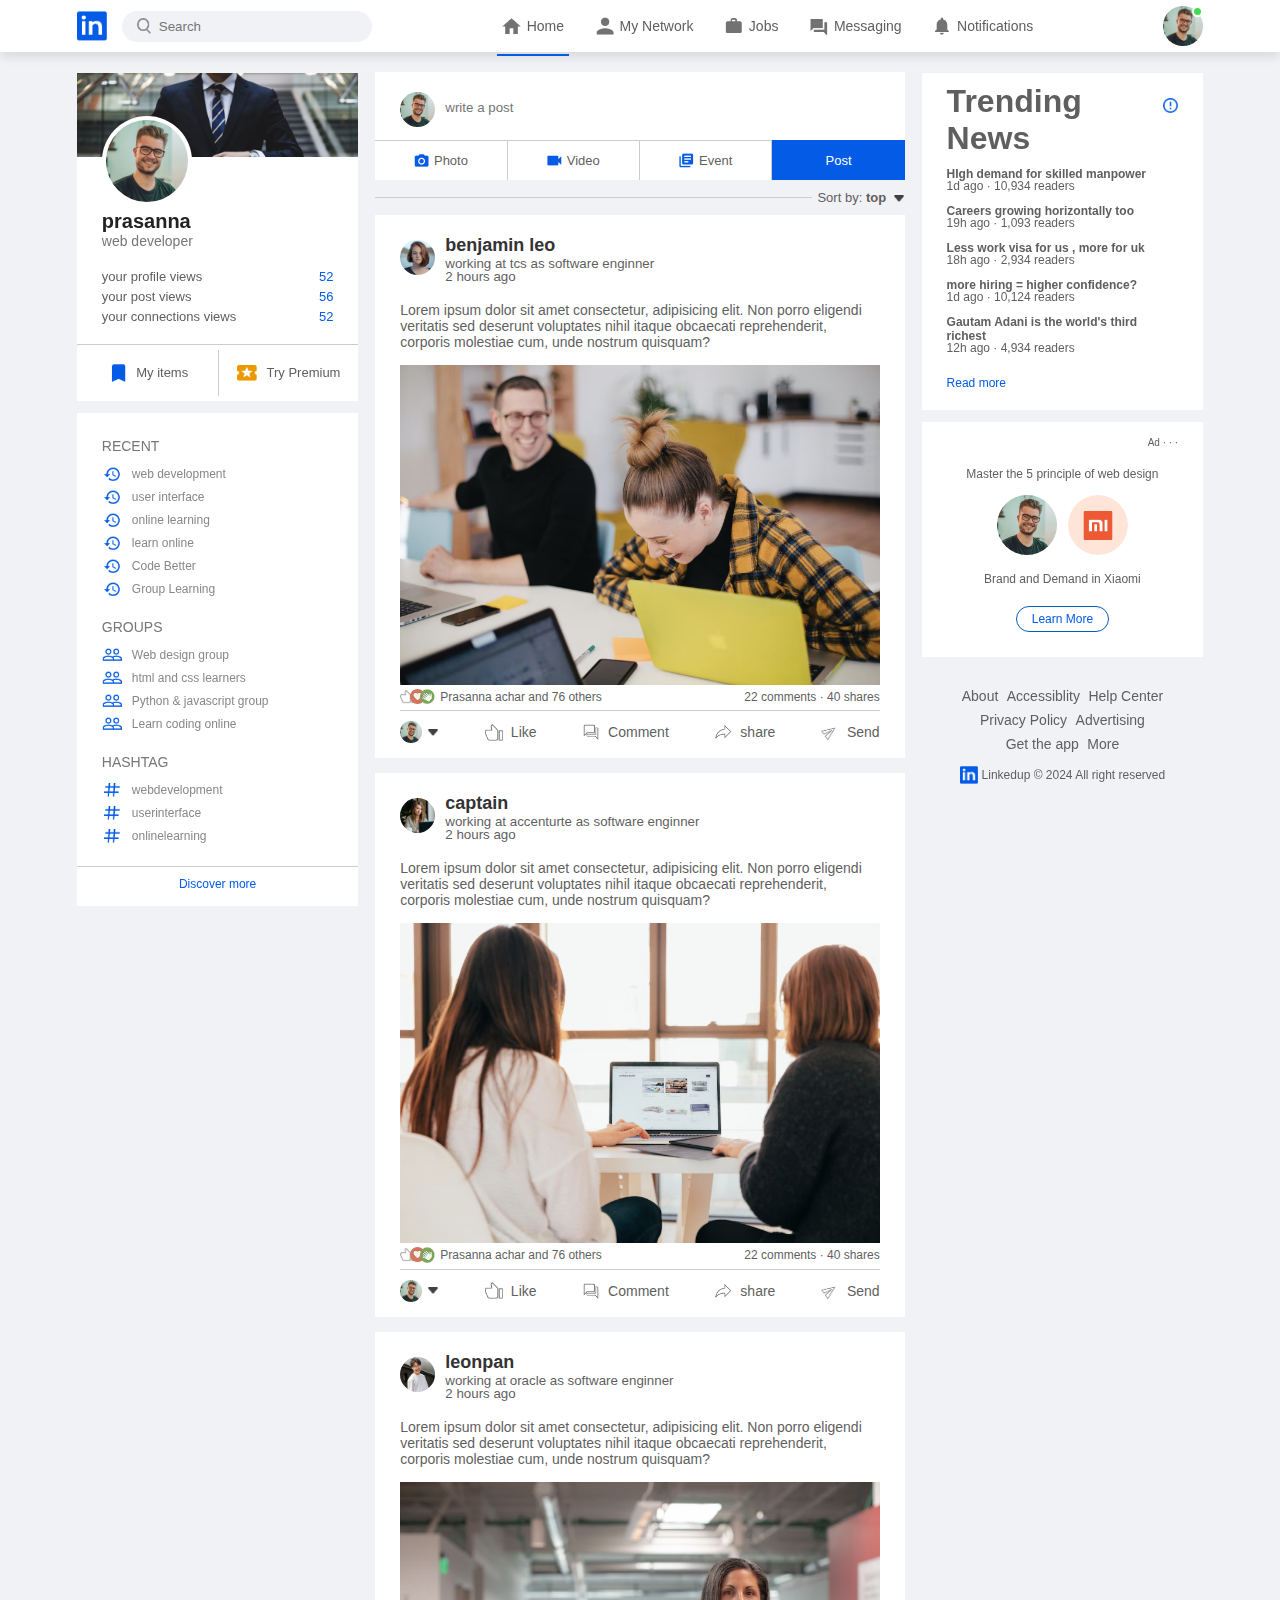
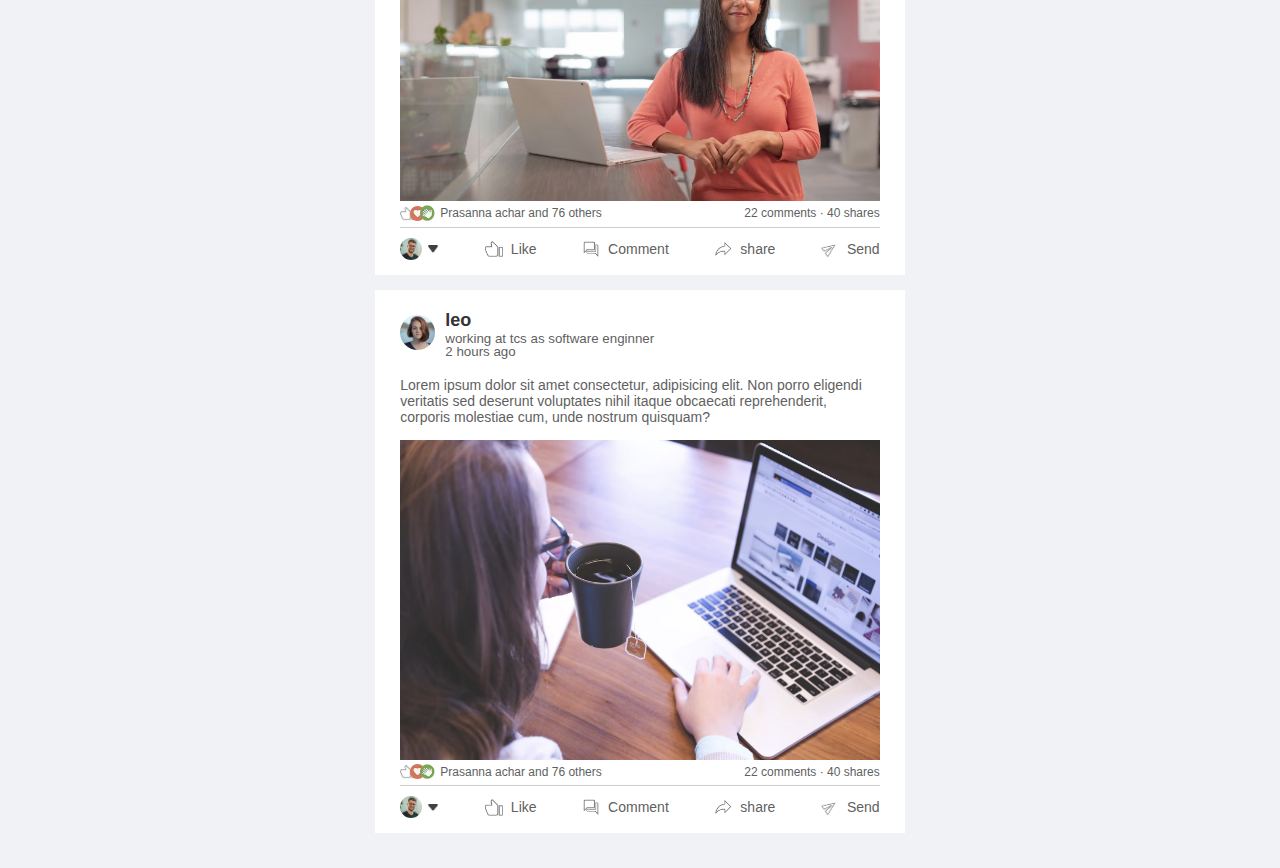
<file: linked-in/index.html>
<!DOCTYPE html>
<html lang="en">
<head>
    <meta charset="UTF-8">
    <meta name="viewport" content="width=device-width, initial-scale=1.0">
    <title>linked-in</title>
    <link rel="stylesheet" href="style.css">
</head>
<body>
    
    <!-- navbar -->
  <nav class="navbar">
    <div class="nav-left">
        <a href="index.html" class="logo"><img src="images/logo.png" alt=""></a>


        <div class="search-box">
            <img src="images/search.png" alt="">
            <input type="text" placeholder="Search">
        </div>

    </div>
    <div class="nav-center">
        <ul>
            <li><a href="#" class="active-link"><img src="images/home.png" alt=""><span>Home</span></a></li>
            <li><a href="#"><img src="images/network.png" alt=""><span>My Network</span></a></li>
            <li><a href="#"><img src="images/jobs.png" alt=""><span>Jobs</span></a></li>
            <li><a href="#"><img src="images/message.png" alt=""><span>Messaging</span></a></li>
            <li><a href="#"><img src="images/notification.png" alt=""><span>Notifications</span></a></li>
        </ul>
    </div>
    <div class="nav-right">
        <div class="online">
            <img src="images/user-1.png" alt="" class="nav-profile-img" onclick="toggleMenu()">
        </div>
    </div>
    
    <!-- profile dropdown menu -->
 <div class="profile-menu-wrap" id="profileMenu">
     <div class="profile-menu">
        <div class="user-info">
            <img src="images/user-1.png" >
            <div>
                <h3>Prasaad mpa</h3>
                <a href="profile.html">See your profile</a>
            </div>
        </div>
        <hr>
        <a href="#" class="profile-menu-link">
            <img src="images/setting.png" alt="">
            <p>Settings & Privacy</p>
            <span>></span>
        </a>
        <a href="#" class="profile-menu-link">
            <img src="images/help.png" alt="">
            <p>Help & Support</p>
            <span>></span>
        </a>
        <a href="#" class="profile-menu-link">
            <img src="images/display.png" alt="">
            <p>Display & Accessiblity</p>
            <span>></span>
        </a>
        <a href="#" class="profile-menu-link">
            <img src="images/logout.png" alt="">
            <p>Logout</p>
            <span>></span>
        </a>
     </div>
 </div>

  </nav>

  <!--      navbar end -->

  <div class="container">
    <div class="left-sidebar">
        <div class="sidebar-profile-box">
            <img src="images/cover-pic.png" width="100%">
            <div class="sidebar-profile-info">
                <img src="images/user-1.png" alt="">
                <h1>prasanna</h1>
                <h3>web developer</h3>
                <ul>
                    <li>your profile views <span>52</span></li>
                    <li>your post views <span>56</span></li>
                    <li>your connections views <span>52</span></li>
                </ul>
            </div>
            <div class="sidebar-profile-link">
                <a href="#"><img src="images/items.png" alt="">My items</a>
                <a href="#"><img src="images/premium.png" alt="">Try Premium</a>
            </div>
        </div>

        <div class="sidebar-activity" id="sidebarActivity">
            <h3>RECENT</h3>
            <a href="#"><img src="images/recent.png" alt="">web development</a>
            <a href="#"><img src="images/recent.png" alt="">user interface</a>
            <a href="#"><img src="images/recent.png" alt="">online learning</a>
            <a href="#"><img src="images/recent.png" alt="">learn online</a>
            <a href="#"><img src="images/recent.png" alt="">Code Better</a>
            <a href="#"><img src="images/recent.png" alt="">Group Learning</a>
            <h3>GROUPS</h3>
            <a href="#"><img src="images/group.png" alt="">Web design group</a>
            <a href="#"><img src="images/group.png" alt="">html and css learners </a>
            <a href="#"><img src="images/group.png" alt="">Python & javascript group</a>
            <a href="#"><img src="images/group.png" alt="">Learn coding online</a>
              <h3>HASHTAG</h3>
                <a href="#"><img src="images/hashtag.png" alt="">webdevelopment</a>
                <a href="#"><img src="images/hashtag.png" alt="">userinterface</a>
                <a href="#"><img src="images/hashtag.png" alt="">onlinelearning</a>
            <div class="discover-more-link">
                <a href="#">Discover more</a>
            </div>
        </div>
        
        <p id="showMoreLink" onclick="toggleActivity()">Show more <b>+</b></p>
    </div>
    <!-- -----main-content   -->
    <div class="main-content">
         
        <div class="create-post">
          <div class="create-post-input">
            <img src="images/user-1.png" alt="">
            <textarea  rows="2" placeholder="write a post" ></textarea>
          </div>
          <div class="create-post-links">
            <li><img src="images/photo.png" alt="">Photo</li>
            <li><img src="images/video.png" alt="">Video</li>
            <li><img src="images/event.png" alt="">Event</li>
            <li>Post</li>
          </div>
        </div>
        <div class="sort-by">
            <hr>
            <p>Sort by: <span>top <img src="images/down-arrow.png" ></span></p>
        </div>

        <div class="post">
            <div class="post-author">
                <img src="images/user-3.png" >
                <div>
                    <h1>benjamin leo</h1>
                    <small>working at tcs as software enginner</small>
                    <small>2 hours ago</small>
                </div>
            </div>
            <p>Lorem ipsum dolor sit amet consectetur, adipisicing elit. Non porro eligendi veritatis sed deserunt voluptates nihil itaque obcaecati reprehenderit, corporis molestiae cum, unde nostrum quisquam?</p>
            <img src="images/post-image-1.png" width="100%">

            <div class="post-stats">
                <div>
                    <img src="images/thumbsup.png" alt="">
                    <img src="images/love.png" alt="">
                    <img src="images/clap.png" alt="">
                    <span class="liked-user">Prasanna achar and 76 others</span>
                </div>
                <div>
                   <span>22 comments &middot; 40 shares</span>
                </div>
            </div>
            <div class="post-activity">
                <div>
                    <img src="images/user-1.png" class="post-activity-user-icon">
                    <img src="images/down-arrow.png" class="post-activity-arrow-icon">
                </div>
                <div class="post-activity-link">
                    <img src="images/like.png" alt="">
                    <span>Like</span>
                </div>
                <div class="post-activity-link" >
                    <img src="images/comment.png" alt="">
                    <span>Comment</span>
                </div>
                <div class="post-activity-link">
                    <img src="images/share.png" alt="">
                    <span>share</span>
                </div>
                <div class="post-activity-link">
                    <img src="images/send.png" alt="">
                    <span>Send</span>
                </div>
            </div>
        </div>

        <div class="post">
            <div class="post-author">
                <img src="images/user-4.png" >
                <div>
                    <h1>captain</h1>
                    <small>working at accenturte as software enginner</small>
                    <small>2 hours ago</small>
                </div>
            </div>
            <p>Lorem ipsum dolor sit amet consectetur, adipisicing elit. Non porro eligendi veritatis sed deserunt voluptates nihil itaque obcaecati reprehenderit, corporis molestiae cum, unde nostrum quisquam?</p>
            <img src="images/post-image-2.png" width="100%">

            <div class="post-stats">
                <div>
                    <img src="images/thumbsup.png" alt="">
                    <img src="images/love.png" alt="">
                    <img src="images/clap.png" alt="">
                    <span class="liked-user">Prasanna achar and 76 others</span>
                </div>
                <div>
                   <span>22 comments &middot; 40 shares</span>
                </div>
            </div>
            <div class="post-activity">
                <div>
                    <img src="images/user-1.png" class="post-activity-user-icon">
                    <img src="images/down-arrow.png" class="post-activity-arrow-icon">
                </div>
                <div class="post-activity-link">
                    <img src="images/like.png" alt="">
                    <span>Like</span>
                </div>
                <div class="post-activity-link" >
                    <img src="images/comment.png" alt="">
                    <span>Comment</span>
                </div>
                <div class="post-activity-link">
                    <img src="images/share.png" alt="">
                    <span>share</span>
                </div>
                <div class="post-activity-link">
                    <img src="images/send.png" alt="">
                    <span>Send</span>
                </div>
            </div>
        </div>

        <div class="post">
            <div class="post-author">
                <img src="images/user-5.png" >
                <div>
                    <h1>leonpan </h1>
                    <small>working at oracle as software enginner</small>
                    <small>2 hours ago</small>
                </div>
            </div>
            <p>Lorem ipsum dolor sit amet consectetur, adipisicing elit. Non porro eligendi veritatis sed deserunt voluptates nihil itaque obcaecati reprehenderit, corporis molestiae cum, unde nostrum quisquam?</p>
            <img src="images/post-image-3.png" width="100%">

            <div class="post-stats">
                <div>
                    <img src="images/thumbsup.png" alt="">
                    <img src="images/love.png" alt="">
                    <img src="images/clap.png" alt="">
                    <span class="liked-user">Prasanna achar and 76 others</span>
                </div>
                <div>
                   <span>22 comments &middot; 40 shares</span>
                </div>
            </div>
            <div class="post-activity">
                <div>
                    <img src="images/user-1.png" class="post-activity-user-icon">
                    <img src="images/down-arrow.png" class="post-activity-arrow-icon">
                </div>
                <div class="post-activity-link">
                    <img src="images/like.png" alt="">
                    <span>Like</span>
                </div>
                <div class="post-activity-link" >
                    <img src="images/comment.png" alt="">
                    <span>Comment</span>
                </div>
                <div class="post-activity-link">
                    <img src="images/share.png" alt="">
                    <span>share</span>
                </div>
                <div class="post-activity-link">
                    <img src="images/send.png" alt="">
                    <span>Send</span>
                </div>
            </div>
        </div>
        <div class="post">
            <div class="post-author">
                <img src="images/user-3.png" >
                <div>
                    <h1>leo</h1>
                    <small>working at tcs as software enginner</small>
                    <small>2 hours ago</small>
                </div>
            </div>
            <p>Lorem ipsum dolor sit amet consectetur, adipisicing elit. Non porro eligendi veritatis sed deserunt voluptates nihil itaque obcaecati reprehenderit, corporis molestiae cum, unde nostrum quisquam?</p>
            <img src="images/post-image-4.png" width="100%">

            <div class="post-stats">
                <div>
                    <img src="images/thumbsup.png" alt="">
                    <img src="images/love.png" alt="">
                    <img src="images/clap.png" alt="">
                    <span class="liked-user">Prasanna achar and 76 others</span>
                </div>
                <div>
                   <span>22 comments &middot; 40 shares</span>
                </div>
            </div>
            <div class="post-activity">
                <div>
                    <img src="images/user-1.png" class="post-activity-user-icon">
                    <img src="images/down-arrow.png" class="post-activity-arrow-icon">
                </div>
                <div class="post-activity-link">
                    <img src="images/like.png" alt="">
                    <span>Like</span>
                </div>
                <div class="post-activity-link" >
                    <img src="images/comment.png" alt="">
                    <span>Comment</span>
                </div>
                <div class="post-activity-link">
                    <img src="images/share.png" alt="">
                    <span>share</span>
                </div>
                <div class="post-activity-link">
                    <img src="images/send.png" alt="">
                    <span>Send</span>
                </div>
            </div>
        </div>
    </div>

    <!--  ----------right-sidebar       -->
    <div class="right-sidebar">
        <div class="sidebar-news">
            <img src="images/more.png" class="info-icon" alt="">
            <h1>Trending News</h1>
            <a href="#">HIgh demand for skilled manpower</a>
            <span>1d ago &middot; 10,934 readers</span>

            <a href="#">Careers growing horizontally too</a>
            <span>19h ago &middot; 1,093 readers</span>

            <a href="#">Less work visa for us , more for uk</a>
            <span>18h ago &middot; 2,934 readers</span>

            <a href="#">more hiring = higher confidence?</a>
            <span>1d ago &middot; 10,124 readers</span>

            <a href="#">Gautam Adani is the world's third richest</a>
            <span>12h ago &middot; 4,934 readers</span>

            <a href="#" class="read-more">Read more</a>
        </div>

         <div class="sidebar-ad">
            <small>Ad &middot; &middot; &middot;</small>
            <p>
                Master the 5 principle of web design
            </p>
            <div>
                <img src="images/user-1.png" alt="">
                <img src="images/mi-logo.png" alt="">
            </div>
            <b>Brand and Demand in Xiaomi</b>
            <a href="#" class="ad-link">Learn More</a>
         </div>
           
         <div class="sidebar-usefull-links">
            <a href="#">About</a>
            <a href="#">Accessiblity</a>
            <a href="#">Help Center</a>
            <a href="#">Privacy Policy</a>
            <a href="#">Advertising</a>
            <a href="#">Get the app</a>
            <a href="#">More</a>

            <div class="copyright">
                <img src="images/logo.png" alt="">
                <p>Linkedup &#169; 2024 All right reserved</p>
            </div>
         </div> 

    </div>
  </div>




  <script>
    let profileMenu =document.getElementById("profileMenu");

    function toggleMenu(){
        profileMenu.classList.toggle("open-menu");
    }

    let sidebarActivity = document.getElementById("sidebarActivity");
    let moreLink = document.getElementById("showMoreLink");
     
    function toggleActivity(){
        sidebarActivity.classList.toggle("open-activity");

        if(sidebarActivity.classList.contains("open-activity")){
            moreLink.innerHTML = "Show Less <b>-</b>";
        }else{
            moreLink.innerHTML = "Show more <b>+</b>";
        }
    }


  </script>
</body>
</html>
</file>
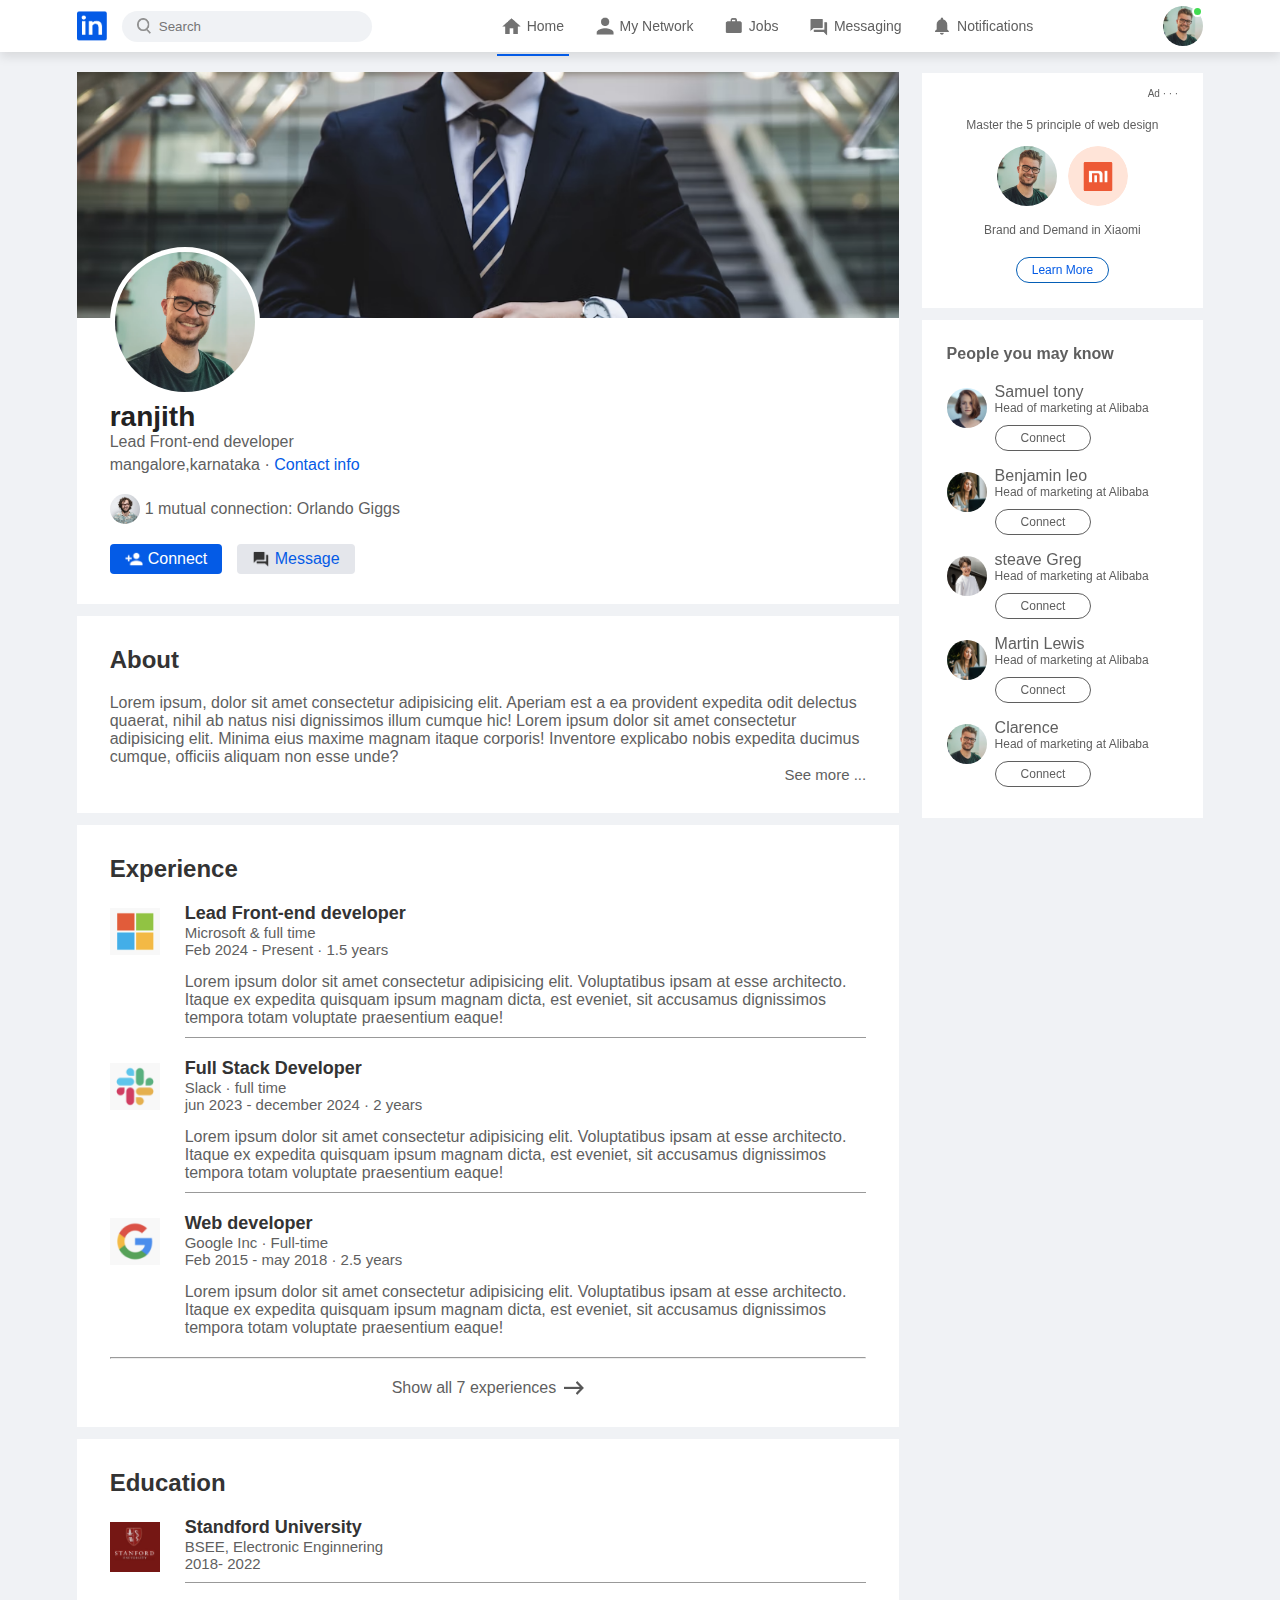
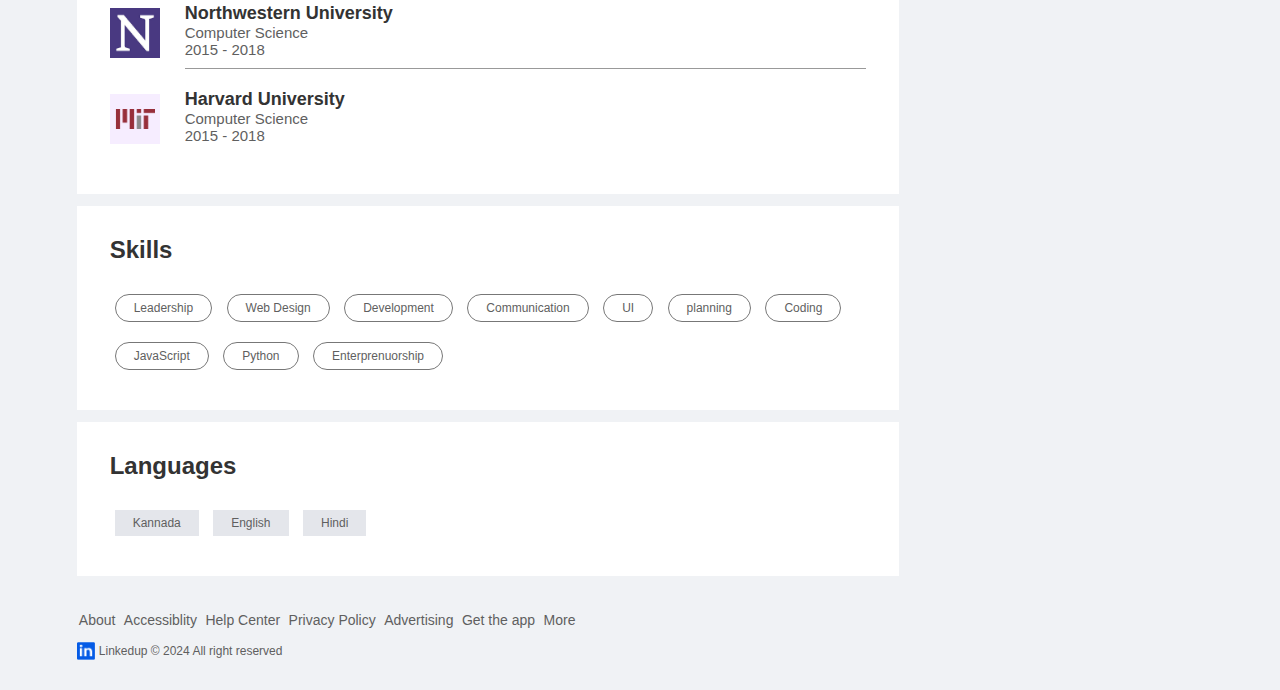
<file: linked-in/profile.html>
<!DOCTYPE html>
<html lang="en">
<head>
    <meta charset="UTF-8">
    <meta name="viewport" content="width=device-width, initial-scale=1.0">
    <title>linked-in</title>
    <link rel="stylesheet" href="style.css">
</head>
<body>
    
    <!-- navbar -->
  <nav class="navbar">
    <div class="nav-left">
        <a href="index.html" class="logo"><img src="images/logo.png" alt=""></a>


        <div class="search-box">
            <img src="images/search.png" alt="">
            <input type="text" placeholder="Search">
        </div>

    </div>
    <div class="nav-center">
        <ul>
            <li><a href="#" class="active-link"><img src="images/home.png" alt=""><span>Home</span></a></li>
            <li><a href="#"><img src="images/network.png" alt=""><span>My Network</span></a></li>
            <li><a href="#"><img src="images/jobs.png" alt=""><span>Jobs</span></a></li>
            <li><a href="#"><img src="images/message.png" alt=""><span>Messaging</span></a></li>
            <li><a href="#"><img src="images/notification.png" alt=""><span>Notifications</span></a></li>
        </ul>
    </div>
    <div class="nav-right">
        <div class="online">
            <img src="images/user-1.png" alt="" class="nav-profile-img" onclick="toggleMenu()">
        </div>
    </div>
    
    <!-- profile dropdown menu -->
 <div class="profile-menu-wrap" id="profileMenu">
     <div class="profile-menu">
        <div class="user-info">
            <img src="images/user-1.png" >
            <div>
                <h3>Prasaad mpa</h3>
                <a href="profile.html">See your profile</a>
            </div>
        </div>
        <hr>
        <a href="#" class="profile-menu-link">
            <img src="images/setting.png" alt="">
            <p>Settings & Privacy</p>
            <span>></span>
        </a>
        <a href="#" class="profile-menu-link">
            <img src="images/help.png" alt="">
            <p>Help & Support</p>
            <span>></span>
        </a>
        <a href="#" class="profile-menu-link">
            <img src="images/display.png" alt="">
            <p>Display & Accessiblity</p>
            <span>></span>
        </a>
        <a href="#" class="profile-menu-link">
            <img src="images/logout.png" alt="">
            <p>Logout</p>
            <span>></span>
        </a>
     </div>
 </div>

  </nav>

  <!--      navbar end -->


  <div class="container">
    <div class="profile-main">
        <div class="profile-container">
            <img src="images/cover-pic.png" width="100%">
            <div class="profile-container-inner">
                <img src="images/user-1.png" class="profile-pic">
                <h1>ranjith</h1>
                <b>Lead Front-end developer </b>
                <p>mangalore,karnataka &middot; <a href="#">Contact info</a> </p>
                <div class="mutual-connection">
                    <img src="images/user-2.png" alt="">
                    <span>1 mutual connection: Orlando Giggs</span>
                </div>
                <div class="profile-btn">
                    <a href="#" class="primery-btn"><img src="images/connect.png" alt="">Connect</a>
                    <a href="#"><img src="images/chat.png" alt="">Message</a>
                </div>
            </div>
        </div>
     <div class="profile-description">
        <h2>About</h2>
        <p>Lorem ipsum, dolor sit amet consectetur adipisicing elit. Aperiam est a ea provident expedita odit delectus quaerat, nihil ab natus nisi dignissimos illum cumque hic! Lorem ipsum dolor sit amet consectetur adipisicing elit. Minima eius maxime magnam itaque corporis! Inventore explicabo nobis expedita ducimus cumque, officiis aliquam non esse unde?</p>
        <a href="#" class="seemore-link">See more ...</a>
     </div>
  
     <div class="profile-description">
        <h2>Experience</h2>
        <div class="profile-desc-row">
            <img src="images/microsoft.png" alt="">
            <div>
                <h3>Lead Front-end developer</h3>
                <b>Microsoft & full time</b>
                <b>Feb 2024 - Present &middot; 1.5 years</b>
                <p>Lorem ipsum dolor sit amet consectetur adipisicing elit. Voluptatibus ipsam at esse architecto. Itaque ex expedita quisquam ipsum magnam dicta, est eveniet, sit accusamus dignissimos tempora totam voluptate praesentium eaque!</p>
                <hr>
            </div>
        </div>
        <div class="profile-desc-row">
            <img src="images/slack.png" alt="">
            <div>
                <h3>Full Stack Developer</h3>
                <b>Slack &middot;  full time</b>
                <b>jun 2023 - december 2024 &middot; 2 years</b>
                <p>Lorem ipsum dolor sit amet consectetur adipisicing elit. Voluptatibus ipsam at esse architecto. Itaque ex expedita quisquam ipsum magnam dicta, est eveniet, sit accusamus dignissimos tempora totam voluptate praesentium eaque!</p>
                <hr>
            </div>
        </div>
        <div class="profile-desc-row">
            <img src="images/google.png" alt="">
            <div>
                <h3>Web developer</h3>
                <b>Google Inc &middot; Full-time</b>
                <b>Feb 2015 - may 2018 &middot; 2.5 years</b>
                <p>Lorem ipsum dolor sit amet consectetur adipisicing elit. Voluptatibus ipsam at esse architecto. Itaque ex expedita quisquam ipsum magnam dicta, est eveniet, sit accusamus dignissimos tempora totam voluptate praesentium eaque!</p>
            </div>
        </div>
        <hr>
        <a href="#" class="experiences-link">Show all 7 experiences <img src="images/right-arrow.png" alt=""></a>
     </div>
 
     <div class="profile-description">
        <h2>Education</h2>
        <div class="profile-desc-row">
            <img src="images/stanford.png" alt="">
            <div>
                <h3>Standford University</h3>
                <b>BSEE, Electronic Enginnering</b>
                <b>2018- 2022</b>
                <hr>
            </div>
        </div>
        <div class="profile-desc-row">
            <img src="images/north.png" alt="">
            <div>
                <h3>Northwestern  University</h3>
                <b>Computer Science</b>
                <b>2015 - 2018</b>
                <hr>
            </div>
        </div>
        <div class="profile-desc-row">
            <img src="images/mit.png" alt="">
            <div>
                <h3>Harvard  University</h3>
                <b>Computer Science</b>
                <b>2015 - 2018</b>
            </div>
        </div>
     </div>
   <div class="profile-description">
      <h2>Skills</h2>
      <a href="#" class="skills-btn">Leadership</a>
      <a href="#" class="skills-btn">Web Design</a>
      <a href="#" class="skills-btn">Development</a>
      <a href="#" class="skills-btn">Communication</a>
      <a href="#" class="skills-btn">UI</a>
      <a href="#" class="skills-btn">planning</a>
      <a href="#" class="skills-btn">Coding</a>
      <a href="#" class="skills-btn">JavaScript</a>
      <a href="#" class="skills-btn">Python</a>
      <a href="#" class="skills-btn">Enterprenuorship</a>
   </div>
   <div class="profile-description">
    <h2>Languages</h2>
    <a href="#" class="lang-btn">Kannada</a>
    <a href="#" class="lang-btn">English</a>
    <a href="#" class="lang-btn">Hindi</a>
 </div>


 </div>

      <!-- profile sidebar -->
        <div class="profile-sidebar">
            <div class="sidebar-ad">
                <small>Ad &middot; &middot; &middot;</small>
                <p>
                    Master the 5 principle of web design
                </p>
                <div>
                    <img src="images/user-1.png" alt="">
                    <img src="images/mi-logo.png" alt="">
                </div>
                <b>Brand and Demand in Xiaomi</b>
                <a href="#" class="ad-link">Learn More</a>
            </div>
            <div class="sidebar-people">
                <h3>People you may know</h3>
                <div class="sidebar-people-row">
                    <img src="images/user-3.png" alt="">
                    <div>
                        <h2>Samuel tony</h2>
                        <p>Head of marketing at Alibaba</p>
                        <a href="#">Connect</a>
                    </div>
                </div>
                <div class="sidebar-people-row">
                    <img src="images/user-4.png" alt="">
                    <div>
                        <h2>Benjamin leo</h2>
                        <p>Head of marketing at Alibaba</p>
                        <a href="#">Connect</a>
                    </div>
                </div>
                <div class="sidebar-people-row">
                    <img src="images/user-5.png" alt="">
                    <div>
                        <h2>steave Greg</h2>
                        <p>Head of marketing at Alibaba</p>
                        <a href="#">Connect</a>
                    </div>
                </div>
                <div class="sidebar-people-row">
                    <img src="images/user-4.png" alt="">
                    <div>
                        <h2>Martin Lewis</h2>
                        <p>Head of marketing at Alibaba</p>
                        <a href="#">Connect</a>
                    </div>
                </div>
                <div class="sidebar-people-row">
                    <img src="images/user-1.png" alt="">
                    <div>
                        <h2>Clarence</h2>
                        <p>Head of marketing at Alibaba</p>
                        <a href="#">Connect</a>
                    </div>
                </div>
            </div>
       </div>
  </div>

<div class="profile-footer">
    <div class="sidebar-usefull-links">
        <a href="#">About</a>
        <a href="#">Accessiblity</a>
        <a href="#">Help Center</a>
        <a href="#">Privacy Policy</a>
        <a href="#">Advertising</a>
        <a href="#">Get the app</a>
        <a href="#">More</a>

        <div class="copyright">
            <img src="images/logo.png" alt="">
            <p>Linkedup &#169; 2024 All right reserved</p>
        </div>
     </div> 
</div>


  <script>
    let profileMenu =document.getElementById("profileMenu");

    function toggleMenu(){
        profileMenu.classList.toggle("open-menu");
    }
  </script>
</body>
</html>
</file>
<file: linked-in/style.css>
*{
    margin: 0;
    padding: 0;
    font-family: 'poppins' ,sans-serif;
    box-sizing: border-box;
}
body{
    background: #f0f2f5;
    color: #5f5f5f;
}
a{
    text-decoration: none;
    color: #5f5f5f;
}
.navbar{
    display: flex;
    align-items: center;
    justify-content: space-between;
    background: white;
    padding: 6px 6%;
    position: sticky;
    top: 0;
    z-index: 100;
    box-shadow: 0 5px 10px rgba(0, 0, 0, 0.1);
}
.logo img{
    width: 30px;
    margin-right: 15px;
    display: block;
}
.nav-center ul li{
 display: inline-block;
 list-style: none;

}
.nav-center ul li a{
  display: flex;
  align-items: center;
  font-size: 14px;
  margin: 5px 8px;
  padding-right: 5px;
  position: relative;
}

.nav-center ul li a::after{
    content: '';
    width: 0;
    height: 2px;
    background: #045be6;
    position: absolute;
    bottom: -15px;
    transition: width 0.3s;
}
.nav-center ul li a:hover::after,
.nav-center ul li a.active-link::after
{
  width: 100%;
}

.nav-center ul li a img{
    width: 30px;
}
.nav-profile-img{
    width: 40px;
    border-radius: 50%;
    display: block;
    cursor: pointer;
    position: relative;
}
.online{
    position: relative;
}
.online::after{
    content: '';
    width: 7px;
    height: 7px;
    border: 2px solid white;
    border-radius: 50%;
    right: 0px;
    top: 0px;
    background: #41db51;
    position: absolute;
}
.search-box{
    background: #f0f2f5;
    width: 250px;
    border-radius: 20px;
    display: flex;
    align-items: center;
    padding: 0 15px;
}
.nav-left{
    display: flex;
    align-items: center;
}
.search-box img{
    width: 14px;
}
.search-box input{
    width: 100%;
    background: transparent;
    padding: 8px;
    outline: none;
    border: none;
}


/* navbar end */

/* left sidebar */
.container{
    padding: 20px 6%;
    display: flex;
    flex-wrap: wrap;
    justify-content: space-between;
}

.left-sidebar{
    flex-basis: 25%;
    align-self: flex-start;
    position: sticky;
    top: 73px;
}
.sidebar-profile-box{
    background: white;
}
.sidebar-profile-info{
    padding: 0 25px;

}
.sidebar-profile-info img{
    width: 90px;
    border-radius: 50%;
    padding: 4px;
    background: #fff;
    margin-top: -45px;
}
.sidebar-profile-info h1{
    font-size: 20px;
    font-weight: 600;
    color: #222;
}
.sidebar-profile-info h3{
    font-size: 14px;
    font-weight: 500;
    color: #777;
}
.sidebar-profile-info ul{
    list-style: none;
    margin: 20px 0;
}
.sidebar-profile-info ul li{
    width: 100%;
    margin: 5px 0;
    font-size: 13px;
}
.sidebar-profile-info ul li span{
  float: right;
  color: #045be6;
}
.sidebar-profile-link{
 display: flex;
 align-items: center;
 border-top: 1px solid #ccc;
}
.sidebar-profile-link a{
    flex-basis: 50%;
    display: flex;
    align-items: center;
    justify-content: center;
    padding: 15px 0;
    font-size: 13px;
    border-left: 1px solid #ccc;
}
.sidebar-profile-link a:first-child{
    border-left: 0;
}
.sidebar-profile-link a img{
    width: 20px;
    margin-right: 10px;
}
.sidebar-activity{
    background: white;
    padding: 5px 25px;
    margin: 12px 0;
}
.sidebar-activity h3{
    color: #777;
    font-size: 14px;
    font-weight: 500;
    margin: 20px 0 10px;
}
.sidebar-activity a{
    display: flex;
    align-items: center;
    font-size: 12px;
    font-weight: 500;
    color: #888;
    margin: 3px 0;
}
.sidebar-activity a img{
    width: 20px;
    margin-right: 10px;
}
.discover-more-link{
    border-top: 1px solid #ccc;
    text-align: center;
    margin-top: 20px;
    margin-right: -25px;
    margin-left: -25px;
}
.discover-more-link a{
    color: #045be6;
    display: inline-block;
    margin: 10px 0;
}

/* ---------right-sidebar---------- */

.right-sidebar{
    flex-basis: 25%;
    align-self: flex-start;
    position: sticky;
    top: 73px;
}
.sidebar-news{
    background: #fff;
    padding: 10px 25px;
}
.info-icon{
    width: 15px;
    float: right;
    margin-top: 15px;
}
.sidebar-news h3{
    font-size: 18px;
    font-weight: 600;
    color: #333;
    margin: 10px 0 30px;
}
.sidebar-news  a{
    display: block;
    font-size: 12px;
    font-weight: 600;
    margin-top: 10px;
    margin-bottom: -5px;
}
.sidebar-news span{
    font-size: 12px;
}
.sidebar-news .read-more{
    color: #045be6;
    font-weight: 500;
    margin: 20px 0 10px ;
}
.sidebar-ad{
    background: white;
    padding: 15px 25px;
    text-align: center;
    margin: 12px 0;
    font-size: 12px;
}
.sidebar-ad img{
    width: 60px;
    border-radius: 50%;
    margin: 4px;
}
.sidebar-ad small{
    float: right;
    font-weight: 500;
}
.sidebar-ad p{
    margin-top: 30px;
    margin-bottom: 10px;
}
.sidebar-ad b{
    display: block;
    font-weight: 500;
    margin-top: 10px;
}
.ad-link{
    display: inline-block;
    border: 1px solid #045eb6;
    border-radius: 30px;
    padding: 5px 15px;
    color: #045be6;
    font-weight: 500;
    margin: 20px auto 10px;
}
.sidebar-usefull-links{
    padding: 15px 25px ;
    text-align: center;
}
.sidebar-usefull-links a{
    display: inline-block;
    font-size: 14px;
    margin: 4px 2px;
}
.copyright{
    display: flex;
    align-items: center;
    justify-content: center;
    font-size: 12px;
    margin-top: 10px;
    font-weight: 500;
}
.copyright img{
    width: 18px;
    margin-right: 4px;
}
/* ended */

.main-content{
    flex-basis: 47%;
}
.create-post{
    background: #fff;

}
.create-post-input{
    padding: 20px 25px 10px;
    display: flex;
    align-items: flex-start;
}
.create-post-input img{
    width: 35px;
    border-radius: 50%;
    margin-right: 10px;
}
.create-post-input textarea{
    width: 100%;
    border: 0;
    outline: 0;
    resize: none;
    background: transparent;
    margin-top: 8px;
}
::placeholder{
    font-weight: 500;
}
.create-post-links{
    display: flex;
    align-items: flex-start;

}
.create-post-links li{
    list-style: none;
    border-top: 1px solid #ccc;
    border-right: 1px solid #ccc;
    flex-basis: 25%;
    height: 40px;
    font-size: 13px;
    display: flex;
    align-items: center;
    justify-content: center;
    cursor: pointer;;
}
.create-post-links li img{
  width: 15px;
  margin-right: 5px;
}
.create-post-links li:last-child{
    background: #045be6;
    color: #fff;
    border-top: 0;
    border-right: 0;
}
.sort-by{
    display: flex;
    align-items: center;
    margin: 10px 0;
}
.sort-by hr{
    flex: 1;
    border: 0;
    height: 1px;
    background: #ccc;
}
.sort-by p{
    font-size: 13px;
    padding-left: 5px;
}
.sort-by p span{
    font-weight: 600;
    cursor: pointer;
}
.sort-by p span img{
  width: 12px;
  margin-left: 3px;
}
.post{
    background: #fff;
    padding: 20px 25px 5px;
    margin: 5px 0 15px;
}
.post-author{
    display: flex;
    align-items: flex-start;
    margin-bottom: 20px;
}
.post-author img{
    width: 35px;
    border-radius: 50%;
    margin-right: 10px;
    margin-top: 5px;
}
.post-author h1{
    font-size: 18px;
    font-weight: 600;
    color: #333;
}
.post-author small{
    display: block;
    margin-bottom: -2px;
}
.post p{
    font-size: 14px;
    margin-bottom: 15px;
}
.post-stats{
    display: flex;
    flex-wrap: wrap;
    align-items: center;
    justify-content: space-between;
    font-size: 12px;
    border-bottom: 1px solid #ccc;
    padding-bottom: 6px;
}
.post-stats div{
  display: flex;
  align-items: center;

}
.post-stats img{
    width: 15px;
    margin-right: -5px;
}
.liked-user{
    margin-left: 10px;
}
.post-activity{
    display: flex;
    align-items: center;
    justify-content: space-between;
    padding: 10px 0;
    font-size: 14px;
    font-weight: 500;
}
.post-activity div{
    display: flex;
    align-items: center;
}
.post-activity-user-icon{
    width: 22px;
    border-radius: 50%;
}
.post-activity-arrow-icon{
    width: 12px;
    margin-left: 5px;
}
.post-activity-link img{
  width: 18px;
  margin-right: 8px;
}


/* profile dropdown menu */

.profile-menu-wrap{
    position: absolute;
    top: 100%;
    right: 5%;
    width: 320px;
    max-height: 0;
    overflow: hidden;
    transition: max-height 0.5s;
}
.profile-menu-wrap.open-menu{
  max-height: 400px;
}
.profile-menu{
    background: #222;
    color: #fff;
    padding: 20px;
    margin: 10px;
}
.user-info{
    display: flex;
    align-items: center;
}
.user-info img{
    width: 50px;
    border-radius: 50%;
    margin-right: 15px;
}
.user-info h3{
    font-weight: 500;
    margin-bottom: -7px;
}
.user-info a{
    color: #c9dbf8;
    font-size: 13px;
}
.profile-menu hr{
    border: 0;
    height: 1px;
    width: 100%;
    background: #fff;
    margin: 15px 0 10px;
}
.profile-menu-link{
    display: flex;
    align-items: center;
    color: #fff;
    margin: 12px 0;
    font-size: 14px;
}
.profile-menu-link p{
    width: 100%;
}
.profile-menu-link img{
    width: 35px;
    border-radius: 50%;
    margin-right: 15px;
}


/* profile page */
.profile-main{
    flex-basis: 73%;
}
.profile-sidebar{
    flex-basis: 25%;
    align-self: flex-start;
    position: sticky;
    top: 73px;
}
.profile-container{
    background: white;

}
.profile-container-inner{
    padding: 0 4% 10px;
}
.profile-pic{
    width: 150px;
    border-radius: 50%;
    margin-top: -75px;
    padding: 5px;
    background: #fff;
}
.profile-container h1{
    font-size: 28px;
    font-weight: 600;
    color: #222;
}
.profile-container b{
    font-weight: 500;
}
.profile-container p{
    margin-top: 5px;
}
.profile-container a{
    color: #045be6;
}
.mutual-connection{
    display: flex;
    align-items: center;
    margin: 20px 0;

}
.mutual-connection img{
    width: 30px;
    border-radius: 50%;
    margin-right: 5px;
}
.profile-btn{
    margin: 20px 0;
}
.profile-btn a{
    display: inline-flex;
    align-items: center;
    background: #e4e6eb;
    padding: 6px 15px;
    border-radius: 4px;
    margin-right: 10px;
}
.profile-btn a img{
  width: 18px;
  margin-right: 5px;
}
.profile-btn .primery-btn{
  background: #045be6;
  color: #Fff;
}
.profile-description{
    background: white;
    padding: 20px 4% 30px;
    margin: 12px 0;
}
.profile-description h2{
    color: #333;
    margin: 10px 0 20px;
    font-weight: 600;
}
.seemore-link{
 display: block;
 text-align: right;
 font-size: 15px;
}
.profile-desc-row{
    display: flex;
    align-items: flex-start;
    margin: 20px 0;
}
.profile-desc-row img{
    width: 50px;
    margin-right: 25px;
    margin-top: 5px;
}
.profile-desc-row div{
    width: 100%;
}
.profile-desc-row h3{
    font-size: 18px;
    font-weight: 600;
    color: #333;
}
.profile-desc-row b{
    display: block;
    font-weight: 500;
    font-size: 15px;
}
.profile-desc-row p{
    margin-top: 15px;
}
.profile-desc-row hr{
    border: 0;
    border-bottom: 1px solid #999;
    margin-top: 10px;
}
.experiences-link{
    display: flex;
    align-items: center;
    justify-content: center;
    padding-top: 20px;
    font-weight: 500;
}
.experiences-link img{
    width: 20px;
    margin-left: 8px;
}
.skills-btn{
    display: inline-block;
    margin: 10px 5px;
    padding: 6px 18px;
    border: 1px solid #777;
    border-radius: 30px;
    font-size: 12px;
    font-weight: 500;
}
.lang-btn{
    display: inline-block;
    margin: 10px 5px;
    padding: 6px 18px;
    background: #e4e6eb;
    font-size: 12px;
    font-weight: 500;
}

/*  profile right sidebar  */

.profile-sidebar .sidebar-ad{
  margin: 0;
}
.sidebar-people{
    background: #fff;
    padding: 15px 25px;
    margin: 12px 0;
    font-size: 12px;
}
.sidebar-people h3{
    font-size: 16px;
    font-weight: 600;
    margin: 10px 0 20px;
}
.sidebar-people-row{
    display: flex;
    align-items: flex-start;
    margin: 6px 0;
}
.sidebar-people-row  img{
    width: 40px;
    border-radius: 50%;
    margin-right: 8px;
    margin-top: 5px;
}
.sidebar-people-row h2{
    font-weight: 500;
    font-size: 16px;
}
.sidebar-people-row a{
    display: inline-block;
    margin: 10px 0;
    padding: 5px 25px;
    border: 1px solid #5f5f5f;
    border-radius: 30px;
    font-weight: 500;
}
.profile-footer{
    padding: 0 6% 30px;
}
.profile-footer .sidebar-usefull-links{
    text-align: left;
    padding: 0;
}
.profile-footer .copyright{
    justify-content: flex-start;
}
#showMoreLink{
    display: none;
}


/* meida query */

@media only screen and (max-width:600px){
    .search-box{
        background: transparent;
        width: auto;
        padding: 0;
    }
    .search-box input{
        width: 0;
        padding: 0;
    }
    .nav-center ul li a span{
       display: none;
    }
    .nav-center ul li a{
        padding-right: 0;
        margin: 5px;
    }
    .nav-profile-img{
      width: 30px;
    }
    .container{
        padding: 15px 3%;
    }
    .left-sidebar ,.right-sidebar{
      flex-basis: 100%;
      position: relative;
      top: unset;
    }
    .main-content{
        flex-basis: 100%;
    }
    .post-stats div{
        margin: 2px 0;
    }
    .post-activity-link span{
        display: none;
    }
    .post-activity-link img{
        margin-right: 0;
    }
    .profile-main, .profile-sidebar{
        flex-basis: 100%;
    }
    .profile-container{
        font-size: 14px;
    }
    .profile-pic{
        width: 100px;
        margin-top: -50px;
    }
    .profile-description{
        font-size: 14px;
    }
    #showMoreLink{
        display: block;
        width: fit-content;
        margin: 10px auto;
        font-size: 14px;
        cursor: pointer;
    }
    .sidebar-activity{
        display: none;
    }
    .sidebar-activity.open-activity{
        display: block;
    }

}
</file>
